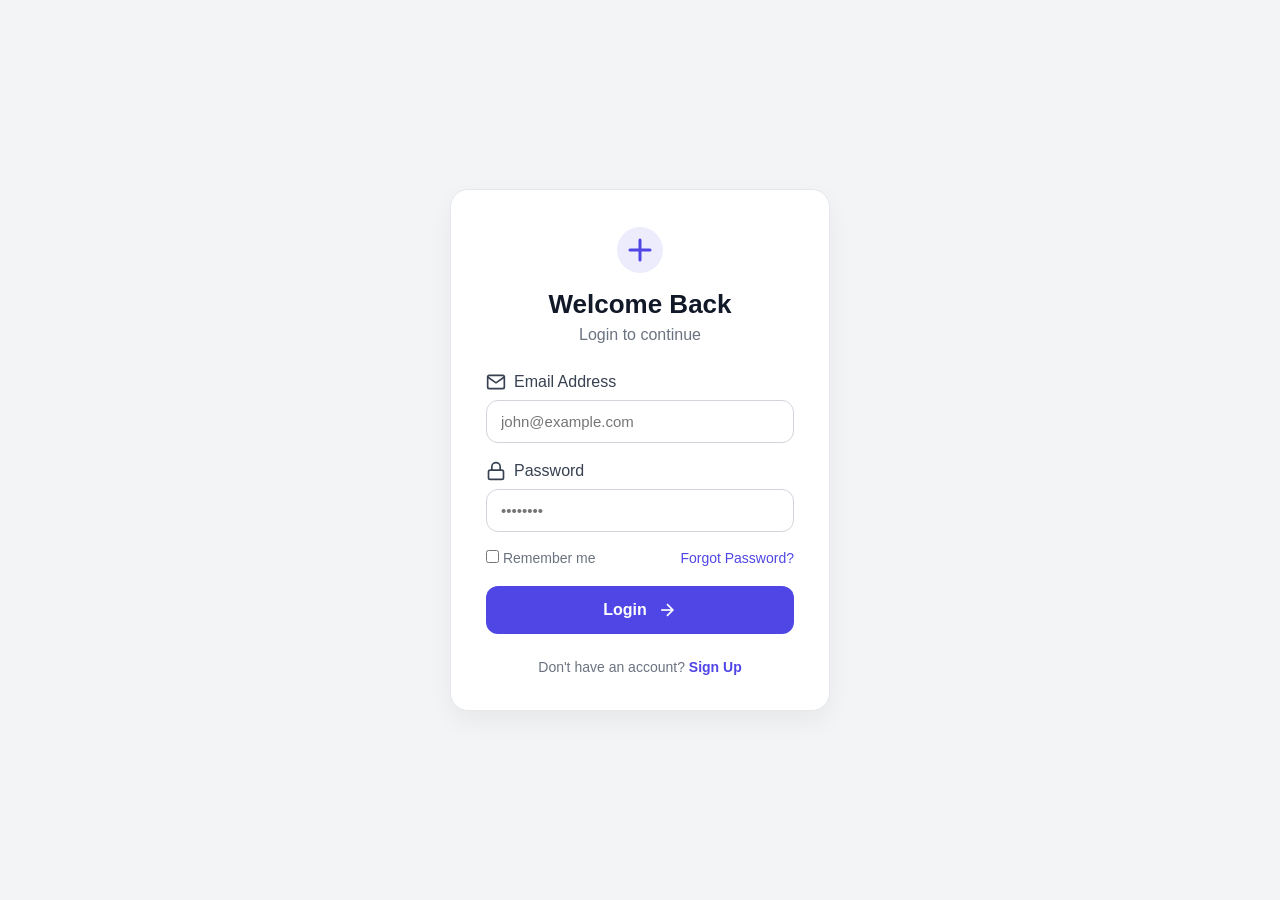
<file: templates/login.html>
<!DOCTYPE html>
<html lang="en">
<head>
    <meta charset="UTF-8">
    <meta name="viewport" content="width=device-width, initial-scale=1.0">
    <title>Login - MediCare</title>

    <!-- CSS INSIDE SAME FILE -->
    <style>
        /* RESET */
        * {
            margin: 0;
            padding: 0;
            box-sizing: border-box;
            font-family: "Inter", sans-serif;
        }

        body {
            background: #F3F4F6;
            display: flex;
            justify-content: center;
            align-items: center;
            min-height: 100vh;
        }

        /* CONTAINER */
        .container {
            width: 100%;
            max-width: 420px;
            padding: 20px;
        }

        /* LOGIN CARD */
        .auth-card {
            background: white;
            padding: 35px;
            border-radius: 18px;
            border: 1px solid #E5E7EB;
            box-shadow: 0 10px 25px rgba(0,0,0,0.05);
            animation: fadeIn 0.5s ease;
        }

        @keyframes fadeIn {
            from { opacity: 0; transform: translateY(15px); }
            to { opacity: 1; transform: translateY(0); }
        }

        /* HEADER */
        .auth-header {
            text-align: center;
            margin-bottom: 28px;
        }

        .auth-header h1 {
            font-size: 26px;
            font-weight: 700;
            margin-top: 10px;
            color: #111827;
        }

        .auth-header p {
            color: #6B7280;
            margin-top: 6px;
        }

        /* FORM GROUP */
        .form-group {
            margin-bottom: 18px;
        }

        .form-group label {
            display: flex;
            align-items: center;
            gap: 8px;
            font-weight: 500;
            margin-bottom: 8px;
            color: #374151;
        }

        .form-group input {
            width: 100%;
            padding: 12px 14px;
            border: 1.6px solid #D1D5DB;
            border-radius: 12px;
            font-size: 15px;
            transition: 0.25s ease;
        }

        .form-group input:focus {
            border-color: #4F46E5;
            outline: none;
            box-shadow: 0 0 0 3px rgba(79,70,229,0.15);
        }

        /* REMEMBER + FORGOT */
        .form-extra {
            display: flex;
            justify-content: space-between;
            align-items: center;
            margin-bottom: 20px;
            font-size: 14px;
            color: #6B7280;
        }

        .form-extra a {
            color: #4F46E5;
            text-decoration: none;
            font-weight: 500;
        }

        .form-extra a:hover {
            text-decoration: underline;
        }

        /* BUTTON */
        .btn-primary {
            width: 100%;
            padding: 14px;
            background: #4F46E5;
            color: white;
            border: none;
            border-radius: 12px;
            font-size: 16px;
            font-weight: 600;
            cursor: pointer;
            display: flex;
            align-items: center;
            justify-content: center;
            gap: 10px;
            transition: 0.3s ease;
        }

        .btn-primary:hover {
            background: #4338CA;
        }

        /* FOOTER */
        .auth-footer {
            margin-top: 25px;
            text-align: center;
            font-size: 14px;
            color: #6B7280;
        }

        .auth-footer a {
            color: #4F46E5;
            font-weight: 600;
            text-decoration: none;
        }

        .auth-footer a:hover {
            text-decoration: underline;
        }

        /* ERROR / SUCCESS */
        .error-message, .success-message {
            margin-top: 10px;
            font-size: 14px;
            padding: 10px;
            border-radius: 8px;
            display: none;
        }

        .error-message {
            background: #FEE2E2;
            color: #B91C1C;
        }

        .success-message {
            background: #DCFCE7;
            color: #15803D;
        }
    </style>
</head>

<body>

    <div class="container">
        <div class="auth-card">

            <div class="auth-header">
                <div class="logo">
                    <svg width="50" height="50" viewBox="0 0 50 50" fill="none">
                        <circle cx="25" cy="25" r="23" fill="#4F46E5" opacity="0.1"/>
                        <path d="M25 15v20M15 25h20" stroke="#4F46E5" stroke-width="3" stroke-linecap="round"/>
                    </svg>
                </div>
                <h1>Welcome Back</h1>
                <p>Login to continue</p>
            </div>

            <form id="loginForm">
                
                <!-- EMAIL -->
                <div class="form-group">
                    <label for="email">
                        <svg width="20" height="20" viewBox="0 0 24 24" fill="none" stroke="currentColor" stroke-width="2">
                            <path d="M4 4h16c1.1 0 2 .9 2 2v12c0 1.1-.9 2-2 2H4c-1.1 0-2-.9-2-2V6c0-1.1.9-2 2-2z"/>
                            <polyline points="22,6 12,13 2,6"/>
                        </svg>
                        Email Address
                    </label>
                    <input type="email" id="email" placeholder="john@example.com" required>
                </div>

                <!-- PASSWORD -->
                <div class="form-group">
                    <label for="password">
                        <svg width="20" height="20" viewBox="0 0 24 24" fill="none" stroke="currentColor" stroke-width="2">
                            <rect x="3" y="11" width="18" height="11" rx="2" ry="2"/>
                            <path d="M7 11V7a5 5 0 0 1 10 0v4"/>
                        </svg>
                        Password
                    </label>
                    <input type="password" id="password" placeholder="••••••••" required>
                </div>

                <!-- REMEMBER + FORGOT -->
                <div class="form-extra">
                    <label><input type="checkbox"> Remember me</label>
                    <a href="#">Forgot Password?</a>
                </div>

                <!-- ERROR / SUCCESS -->
                <div id="errorMessage" class="error-message"></div>
                <div id="successMessage" class="success-message"></div>

                <!-- BUTTON -->
                <button type="submit" class="btn-primary">
                    <span >Login</span>
                    <svg width="20" height="20" viewBox="0 0 24 24" fill="none" stroke="currentColor" stroke-width="2">
                        <line x1="5" y1="12" x2="19" y2="12"/>
                        <polyline points="12 5 19 12 12 19"/>
                    </svg>
                </button>

            </form>

            <!-- FOOTER -->
            <div class="auth-footer">
                <p>Don't have an account? <a href="signup.html">Sign Up</a></p>
            </div>

        </div>
    </div>

    <script>
        // Placeholder login handling
        document.getElementById("loginForm").addEventListener("submit", function(e) {
            e.preventDefault();
            document.getElementById("successMessage").style.display = "block";
            document.getElementById("successMessage").innerText = "Login successful!";
        });


        async function handleLogin(event) {
    event.preventDefault();

    const email = document.getElementById("email").value;
    const password = document.getElementById("password").value;

    const errorBox = document.getElementById("errorMessage");

    errorBox.style.display = "none";

    try {
        await auth.signInWithEmailAndPassword(email, password);
        window.location.href = "index.html";   // your page after login
    } catch (error) {
        errorBox.innerText = error.message;
        errorBox.style.display = "block";
    }
}

    </script>

</body>
</html>
</file>
